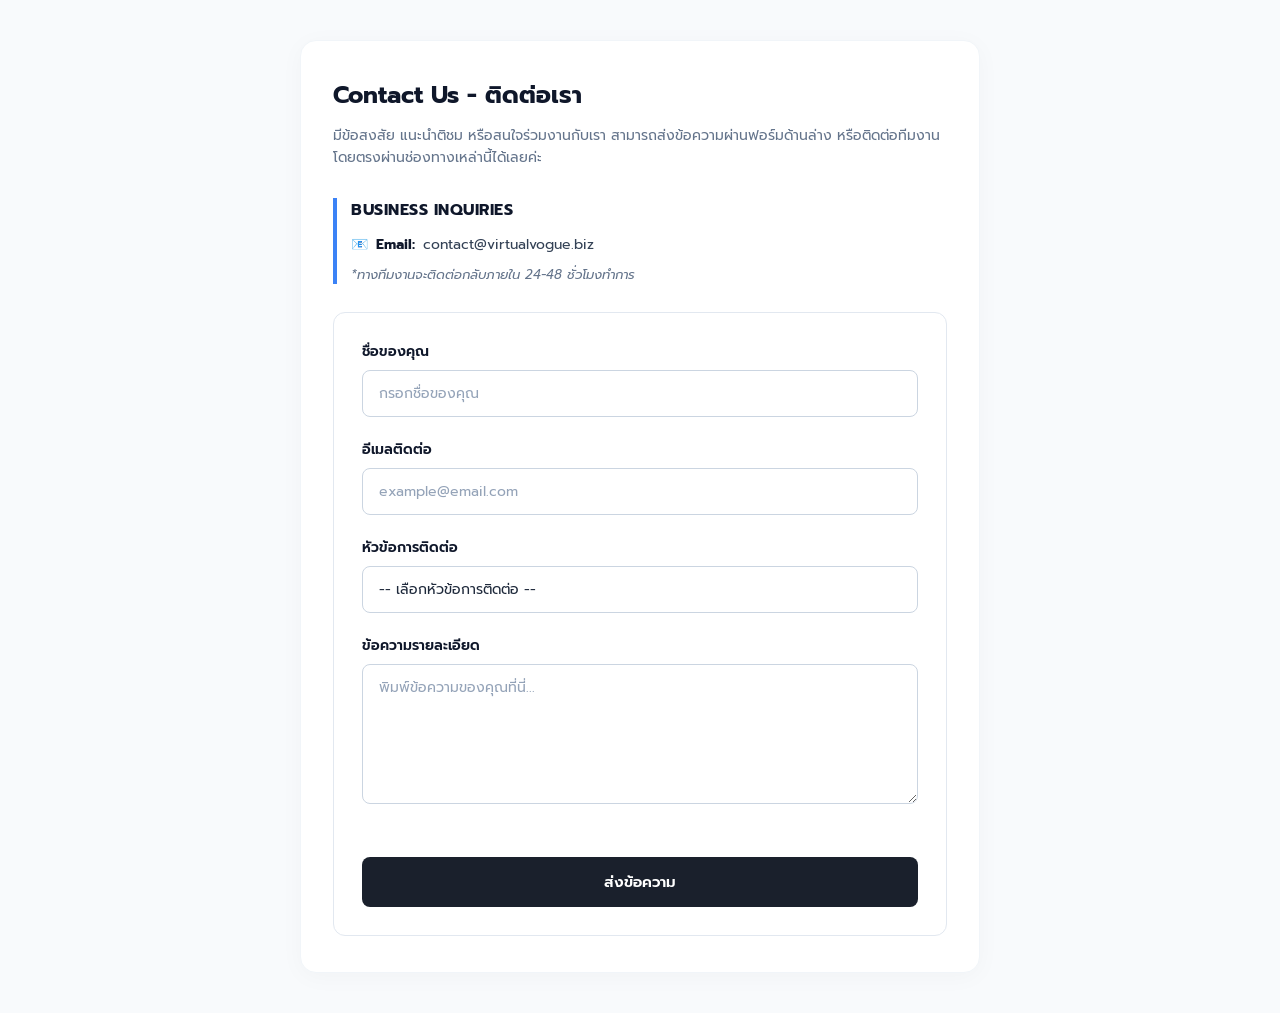
<file: contact_form.html>
<!DOCTYPE html>
<html lang="th">
<head>
    <meta charset="UTF-8">
    <meta name="viewport" content="width=device-width, initial-scale=1.0">
    <title>Contact Us - ติดต่อเรา</title>
    <!-- โหลดฟอนต์ Prompt จาก Google Fonts ให้สวยเหมือนในแบบ -->
    <link rel="preconnect" href="https://fonts.googleapis.com">
    <link rel="preconnect" href="https://fonts.gstatic.com" crossorigin>
    <link href="https://fonts.googleapis.com/css2?family=Prompt:wght@300;400;500;600;700&display=swap" rel="stylesheet">
    <link rel="preconnect" href="https://challenges.cloudflare.com" />

<script src="https://challenges.cloudflare.com/turnstile/v0/api.js"
	async
	defer
 ></script>
    
    <style>
        * {
            box-sizing: border-box;
            margin: 0;
            padding: 0;
            font-family: 'Prompt', -apple-system, BlinkMacSystemFont, "Segoe UI", Roboto, sans-serif;
        }

        body {
            background-color: #f8fafc;
            color: #334155;
            display: flex;
            justify-content: center;
            align-items: center;
            min-height: 100vh;
            padding: 40px 20px;
        }

        .container {
            width: 100%;
            max-width: 680px;
            background: #ffffff;
            border-radius: 16px;
            padding: 36px 32px;
            box-shadow: 0 4px 25px rgba(0, 0, 0, 0.03);
            border: 1px solid #f1f5f9;
        }

        /* Header Section */
        .header-title {
            font-size: 24px;
            font-weight: 700;
            color: #0f172a;
            margin-bottom: 12px;
        }

        .header-subtitle {
            font-size: 14px;
            color: #64748b;
            line-height: 1.6;
            margin-bottom: 28px;
            font-weight: 400;
        }

        /* Business Inquiries Section */
        .inquiry-box {
            border-left: 4px solid #3b82f6;
            padding-left: 14px;
            margin-bottom: 28px;
        }

        .inquiry-title {
            font-size: 16px;
            font-weight: 700;
            color: #0f172a;
            letter-spacing: 0.5px;
            margin-bottom: 12px;
            text-transform: uppercase;
        }

        .inquiry-email {
            font-size: 14px;
            color: #334155;
            display: flex;
            align-items: center;
            gap: 8px;
            margin-bottom: 10px;
        }

        .inquiry-email strong {
            color: #0f172a;
        }

        .inquiry-email a {
            color: #334155;
            text-decoration: none;
        }

        .inquiry-note {
            font-size: 13px;
            color: #64748b;
            font-style: italic;
        }

        /* Form Container Box */
        .form-card {
            background: #ffffff;
            border: 1px solid #e2e8f0;
            border-radius: 12px;
            padding: 28px;
        }

        .form-group {
            margin-bottom: 22px;
        }

        .form-label {
            display: block;
            font-size: 14px;
            font-weight: 600;
            color: #0f172a;
            margin-bottom: 8px;
        }

        .form-control {
            width: 100%;
            padding: 12px 16px;
            font-size: 14px;
            color: #1e293b;
            background-color: #ffffff;
            border: 1px solid #cbd5e1;
            border-radius: 8px;
            outline: none;
            transition: all 0.2s ease-in-out;
        }

        .form-control::placeholder {
            color: #94a3b8;
        }

        .form-control:focus {
            border-color: #3b82f6;
            box-shadow: 0 0 0 3px rgba(59, 130, 246, 0.12);
        }

        select.form-control {
            appearance: none;
            background-image: url("data:image/svg+xml,%3Csvg xmlns='http://www.w3.org/2000/svg' fill='none' viewBox='0 0 24 24' stroke='%2064748b'%3E%3Cpath stroke-linecap='round' stroke-linejoin='round' stroke-width='2' d='M19 9l-7 7-7-7'%3E%3C/path%3E%3C/svg%3E");
            background-repeat: no-repeat;
            background-position: right 14px center;
            background-size: 16px;
            padding-right: 40px;
            cursor: pointer;
        }

        textarea.form-control {
            min-height: 140px;
            resize: vertical;
            line-height: 1.5;
        }

        .btn-submit {
            width: 100%;
            padding: 14px;
            background-color: #1a202c;
            color: #ffffff;
            border: none;
            border-radius: 8px;
            font-size: 15px;
            font-weight: 600;
            cursor: pointer;
            transition: background-color 0.2s ease, transform 0.1s ease;
            display: flex;
            justify-content: center;
            align-items: center;
            gap: 8px;
        }

        .btn-submit:hover {
            background-color: #2d3748;
        }

        .btn-submit:active {
            transform: scale(0.99);
        }

        .btn-submit:disabled {
            background-color: #94a3b8;
            cursor: not-allowed;
        }

        /* Alert Status Message */
        .status-message {
            margin-top: 16px;
            padding: 12px 16px;
            border-radius: 8px;
            font-size: 14px;
            font-weight: 500;
            display: none;
            text-align: center;
        }

        .status-message.success {
            display: block;
            background-color: #f0fdf4;
            color: #166534;
            border: 1px solid #bbf7d0;
        }

        .status-message.error {
            display: block;
            background-color: #fef2f2;
            color: #991b1b;
            border: 1px solid #fecaca;
        }

        /* Loading Spinner */
        .spinner {
            width: 18px;
            height: 18px;
            border: 2px solid #ffffff;
            border-bottom-color: transparent;
            border-radius: 50%;
            display: inline-block;
            box-sizing: border-box;
            animation: rotation 1s linear infinite;
        }

        @keyframes rotation {
            0% { transform: rotate(0deg); }
            100% { transform: rotate(360deg); }
        }

        @media (max-width: 480px) {
            .container {
                padding: 24px 18px;
            }
            .form-card {
                padding: 18px;
            }
        }
    </style>
</head>
<body>

    <div class="container">
        <!-- Main Title Section -->
        <h1 class="header-title">Contact Us - ติดต่อเรา</h1>
        <p class="header-subtitle">
            มีข้อสงสัย แนะนำติชม หรือสนใจร่วมงานกับเรา สามารถส่งข้อความผ่านฟอร์มด้านล่าง หรือติดต่อทีมงานโดยตรงผ่านช่องทางเหล่านี้ได้เลยค่ะ
        </p>

        <!-- Business Inquiries Box -->
        <div class="inquiry-box">
            <div class="inquiry-title">BUSINESS INQUIRIES</div>
            <div class="inquiry-email">
                <span>📧</span>
                <strong>Email:</strong> 
                <a href="mailto:contact@virtualvogue.biz">contact@virtualvogue.biz</a>
            </div>
            <div class="inquiry-note">*ทางทีมงานจะติดต่อกลับภายใน 24-48 ชั่วโมงทำการ</div>
        </div>

        <!-- Form Box -->
        <div class="form-card">
            <form id="contactForm">
                <!-- Field 1: Name -->
                <div class="form-group">
                    <label class="form-label" for="name">ชื่อของคุณ</label>
                    <input type="text" id="name" name="name" class="form-control" placeholder="กรอกชื่อของคุณ" required>
                </div>

                <!-- Field 2: Email -->
                <div class="form-group">
                    <label class="form-label" for="email">อีเมลติดต่อ</label>
                    <input type="email" id="email" name="email" class="form-control" placeholder="example@email.com" required>
                </div>

                <!-- Field 3: Subject -->
                <div class="form-group">
                    <label class="form-label" for="subject">หัวข้อการติดต่อ</label>
                    <select id="subject" name="subject" class="form-control" required>
                        <option value="" disabled selected>-- เลือกหัวข้อการติดต่อ --</option>
                        <option value="สอบถามข้อมูลทั่วไป">สอบถามข้อมูลทั่วไป</option>
                        <option value="สนใจร่วมงาน / พันธมิตรทางธุรกิจ">สนใจร่วมงาน / พันธมิตรทางธุรกิจ</option>
                        <option value="แจ้งปัญหาการใช้งาน">แจ้งปัญหาการใช้งาน</option>
                        <option value="ข้อเสนอแนะ / อื่นๆ">ข้อเสนอแนะ / อื่นๆ</option>
                    </select>
                </div>

                <!-- Field 4: Message -->
                <div class="form-group">
                    <label class="form-label" for="message">ข้อความรายละเอียด</label>
                    <textarea id="message" name="message" class="form-control" placeholder="พิมพ์ข้อความของคุณที่นี่..." required></textarea>
                </div>
<br />
                <div class="cf-turnstile" data-sitekey="0x4AAAAAAEPXVaiFC0qhqwdM"></div>

                <!-- Submit Button -->
                <button type="submit" id="submitBtn" class="btn-submit">
                    <span id="btnText">ส่งข้อความ</span>
                </button>

                <!-- Status Alert Box -->
                <div id="statusMessage" class="status-message"></div>
            </form>
        </div>
    </div>

    <script>
        // ⚠️ วาง Web App URL ที่ก๊อปปี้มาจาก Apps Script ในขั้นตอนที่ 2 ตรงนี้ได้เลยครับ
        const APPS_SCRIPT_URL = "https://script.google.com/macros/s/AKfycbzXd1JbH3Z5T3yQ27ZhhbxfeGU7hCIw2tOzt7DDhRw_IvGGsMItnAonW_cyzn_5g1aG/exec";

        const form = document.getElementById('contactForm');
        const submitBtn = document.getElementById('submitBtn');
        const btnText = document.getElementById('btnText');
        const statusMessage = document.getElementById('statusMessage');

        form.addEventListener('submit', function (e) {
            e.preventDefault();

            // เปลี่ยนปุ่มเป็นสถานะกำลังส่ง
            submitBtn.disabled = true;
            btnText.innerHTML = '<span class="spinner"></span> กำลังส่งข้อความ...';
            statusMessage.className = 'status-message';
            statusMessage.style.display = 'none';

            // ดึงข้อมูลจากฟอร์ม
            const formData = new FormData(form);

            // ส่งข้อมูลไปยัง Google Apps Script
            fetch(APPS_SCRIPT_URL, {
                method: 'POST',
                body: formData
            })
            .then(response => response.json())
            .then(data => {
                if (data.result === 'success') {
                    statusMessage.textContent = 'ส่งข้อความสำเร็จ! ทางทีมงานจะรีบติดต่อกลับโดยเร็วที่สุด';
                    statusMessage.className = 'status-message success';
                    form.reset(); // ล้างฟอร์มเมื่อส่งสำเร็จ
                } else {
                    throw new Error(data.error || 'เกิดข้อผิดพลาดในการบันทึกข้อมูล');
                }
            })
            .catch(error => {
                console.error('Error:', error);
                statusMessage.textContent = 'เกิดข้อผิดพลาดในการส่งข้อมูล กรุณาลองใหม่อีกครั้ง';
                statusMessage.className = 'status-message error';
            })
            .finally(() => {
                // คืนค่าปุ่มส่งข้อความให้กดได้ใหม่
                submitBtn.disabled = false;
                btnText.textContent = 'ส่งข้อความ';
            });
        });
    </script>
</body>
</html>
</file>
